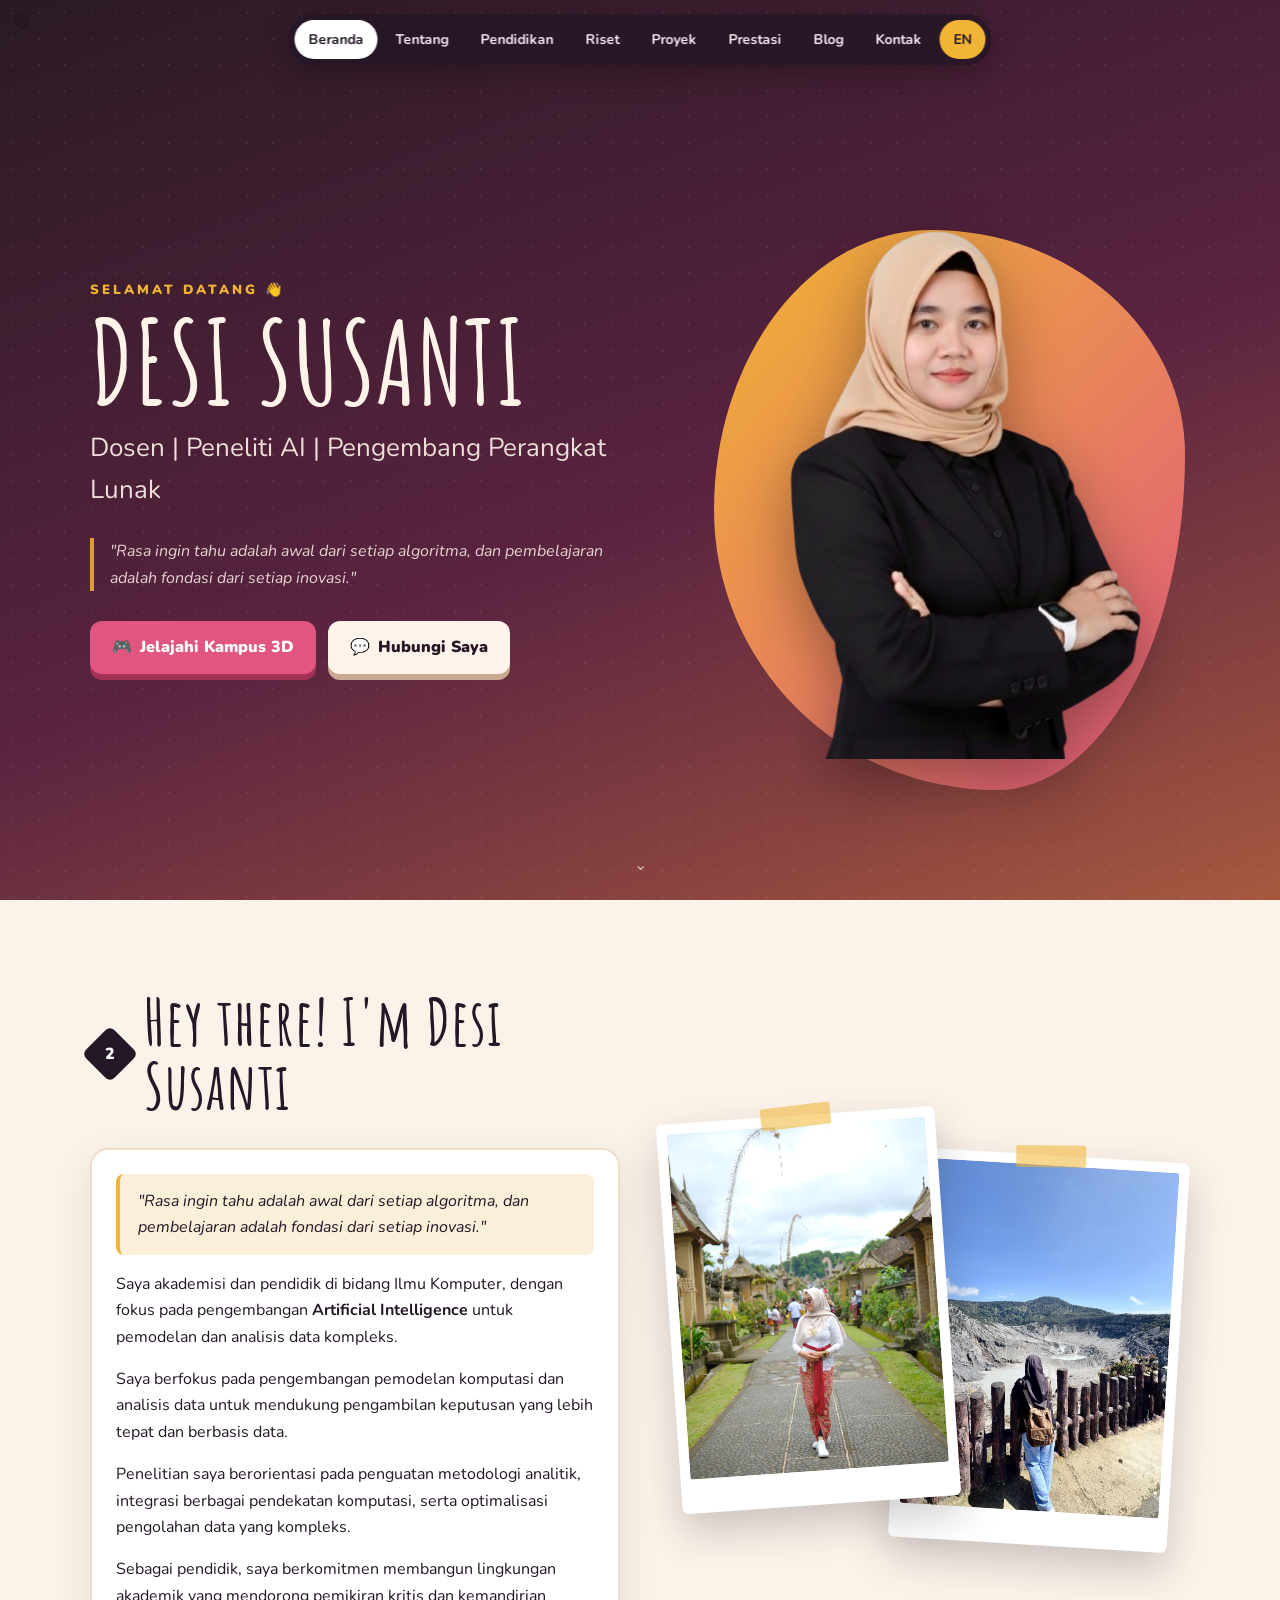
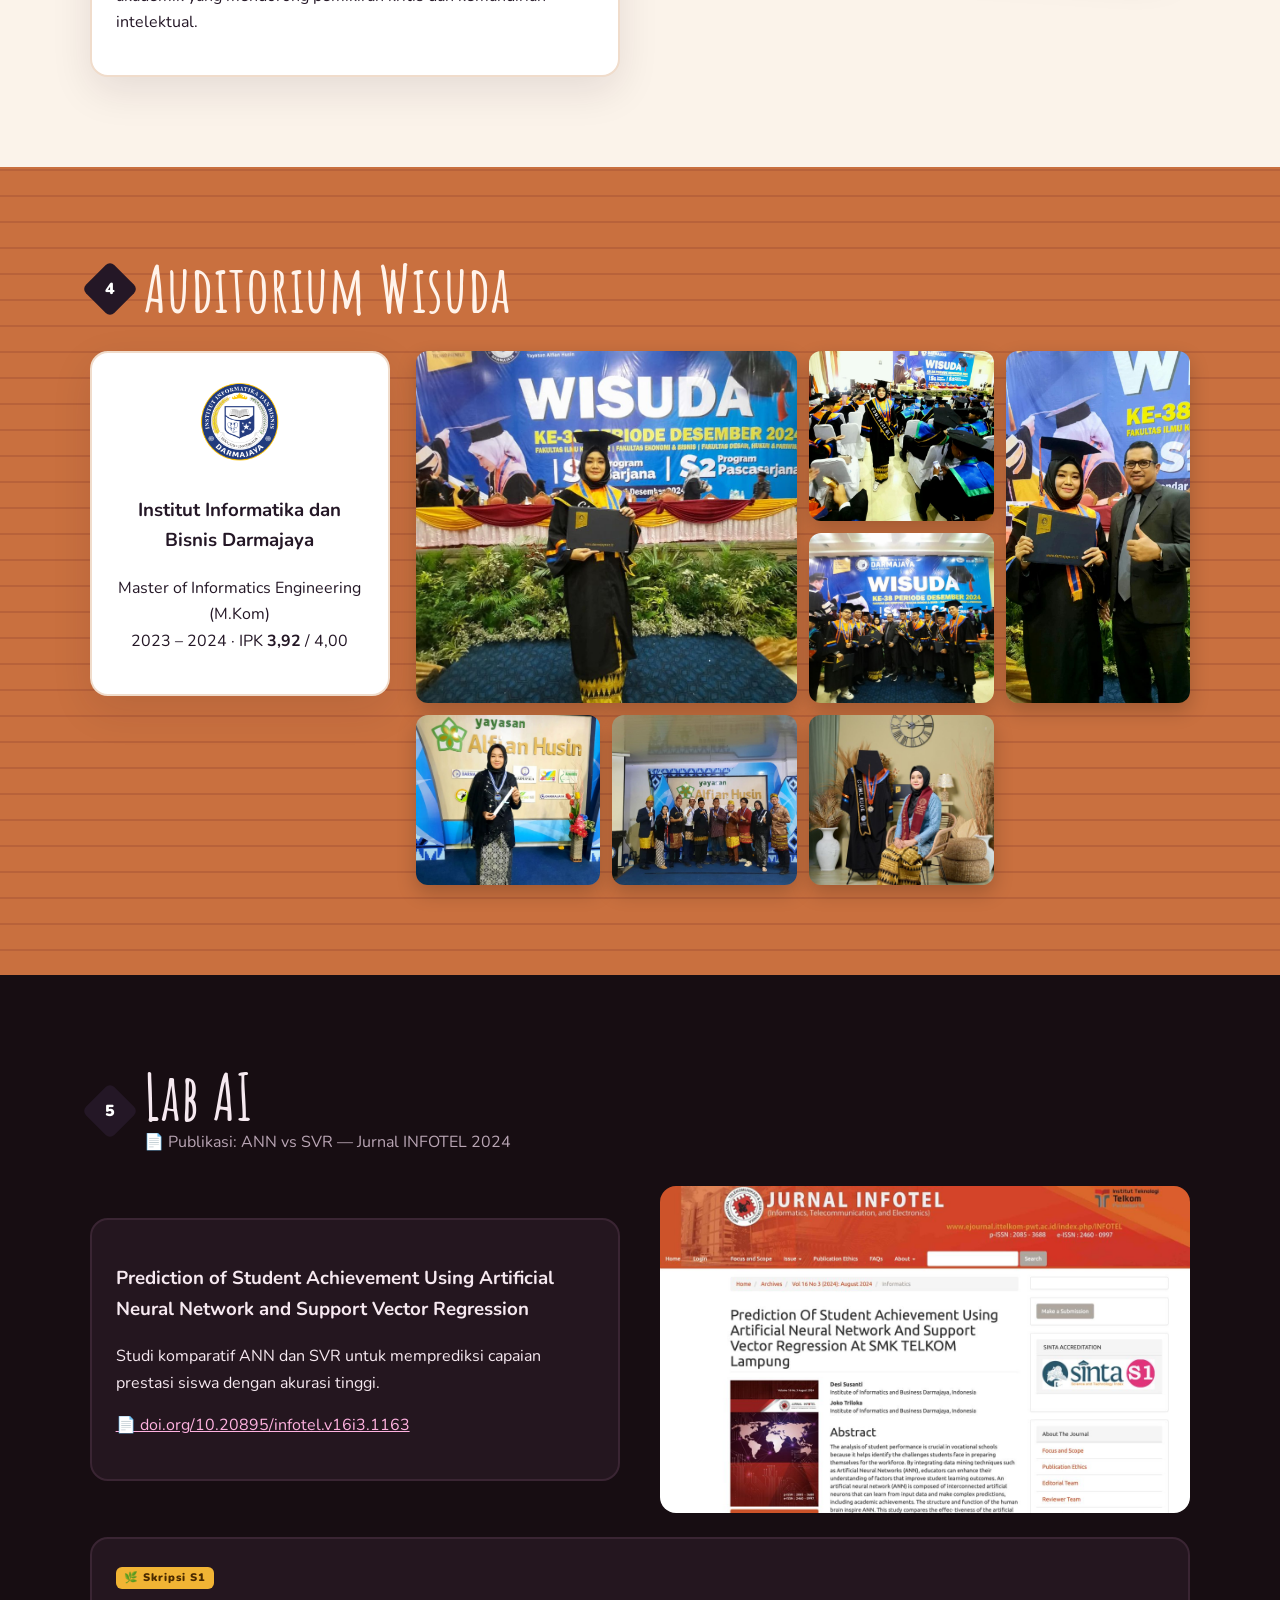
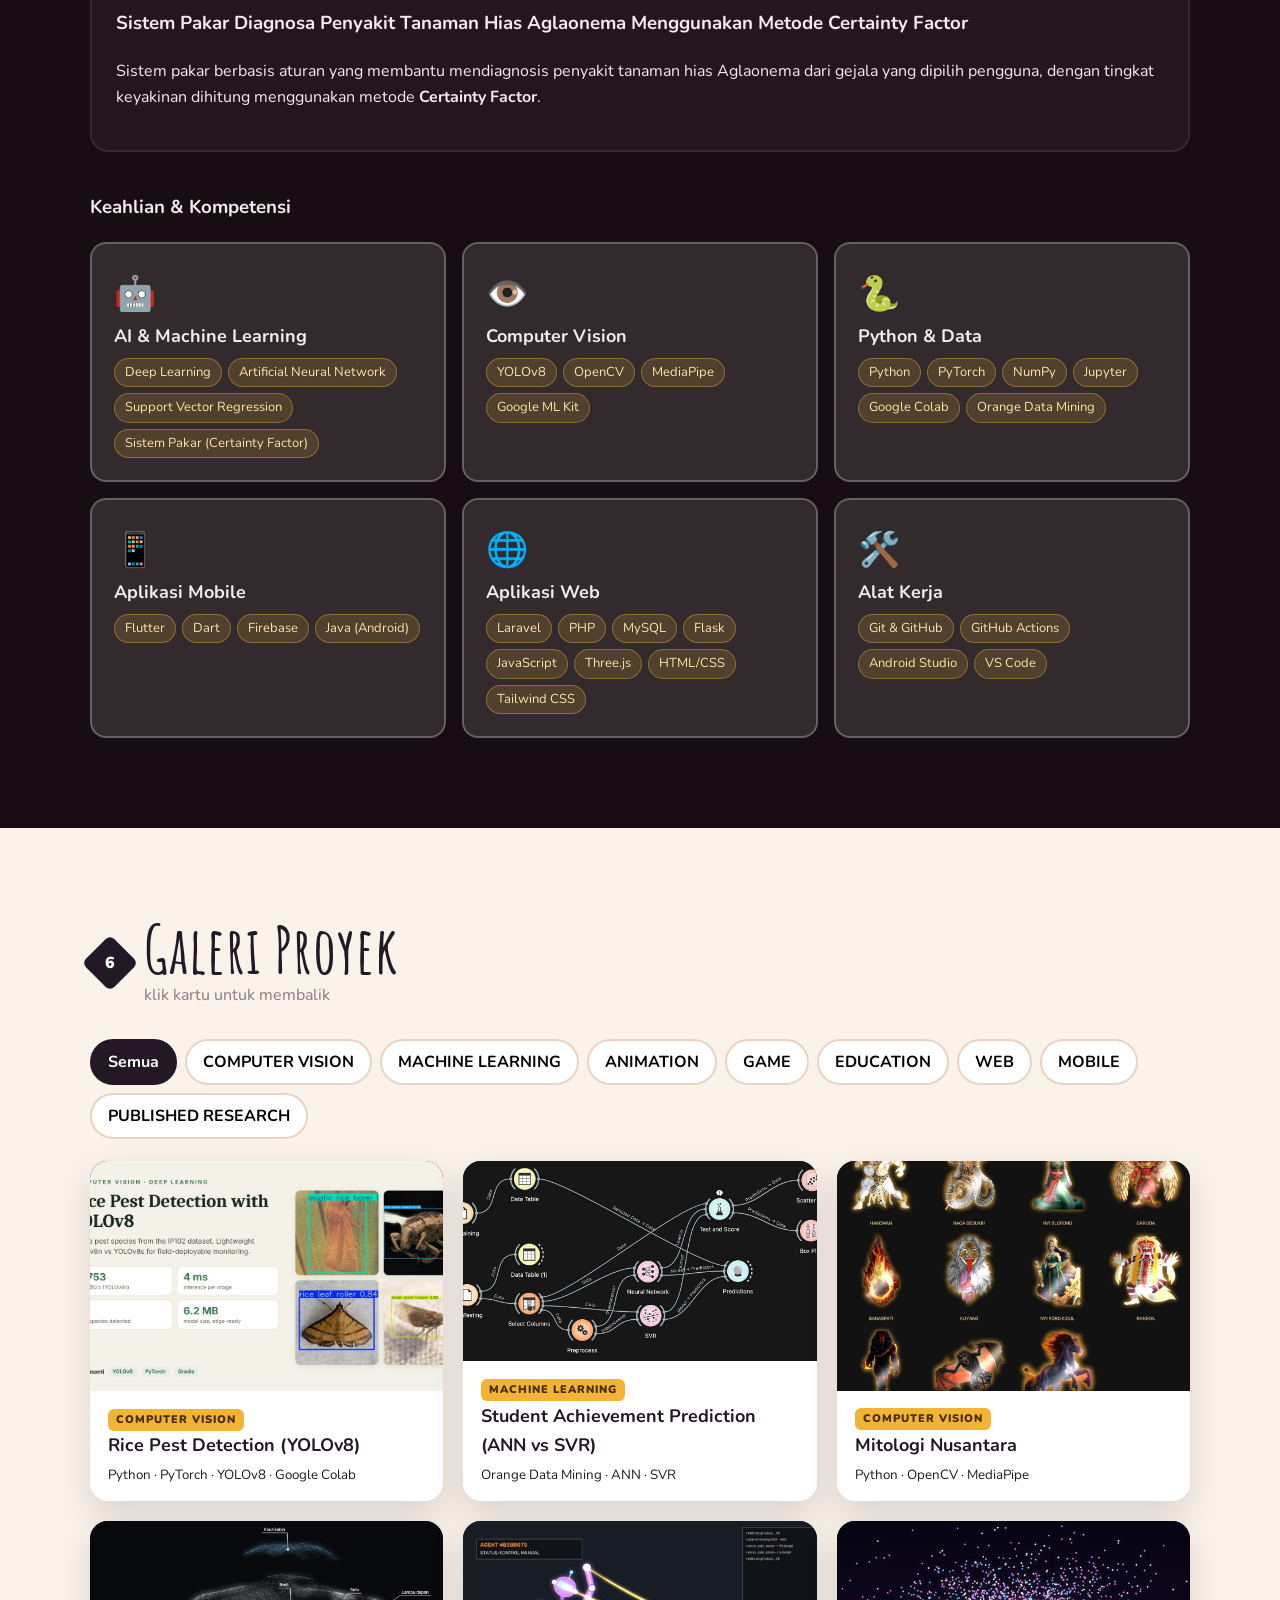
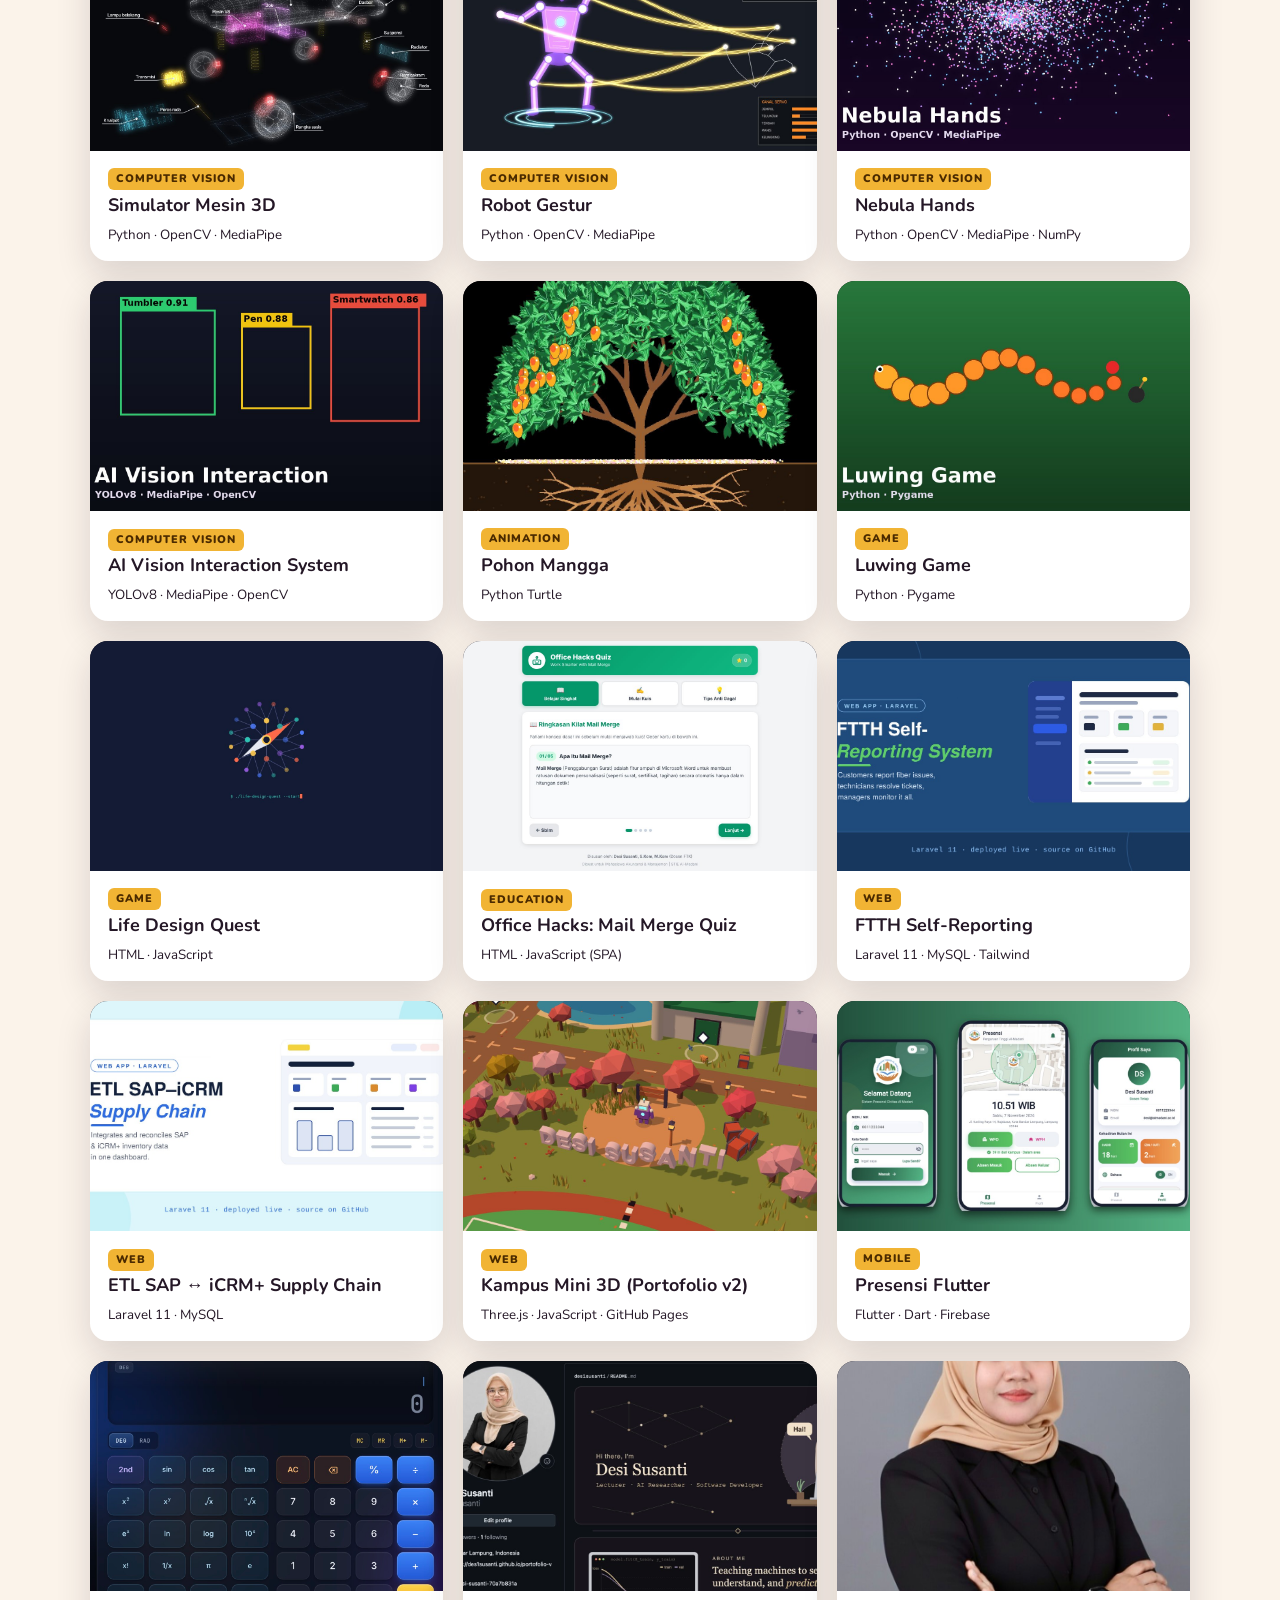
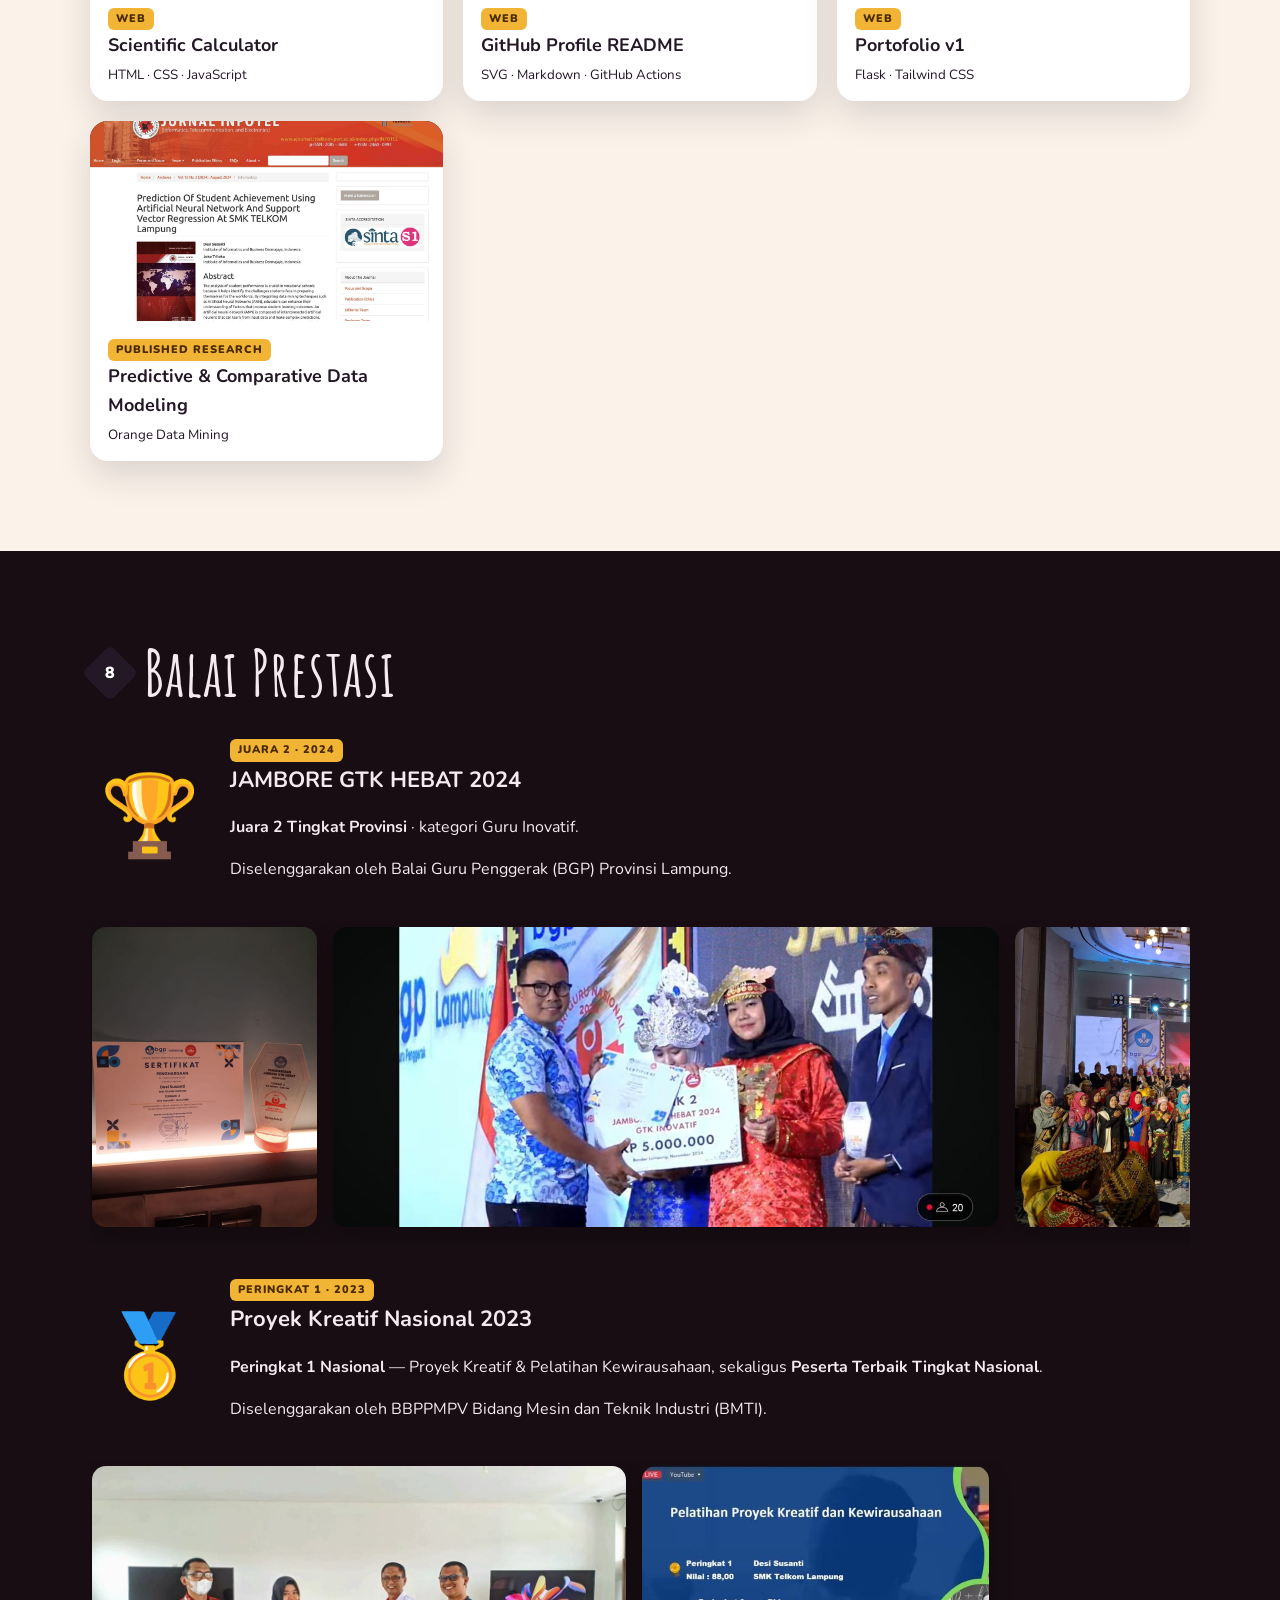
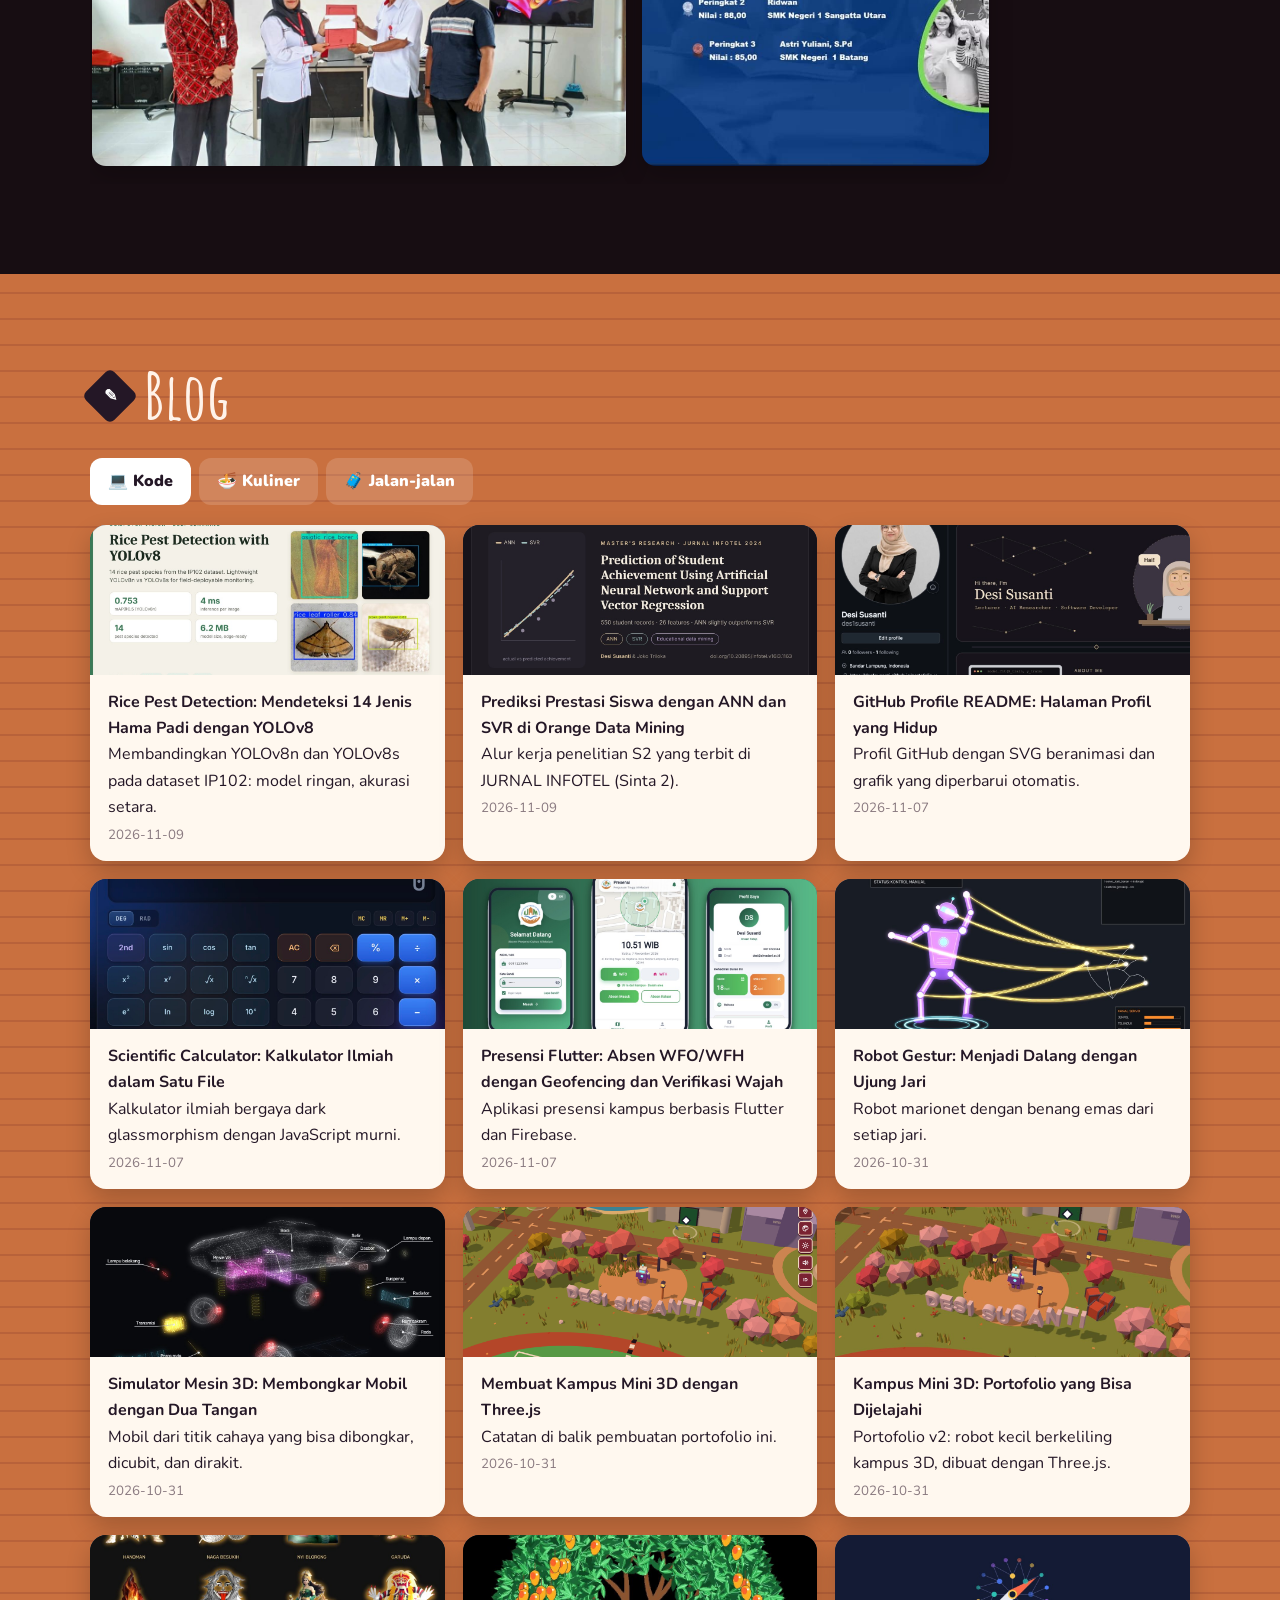
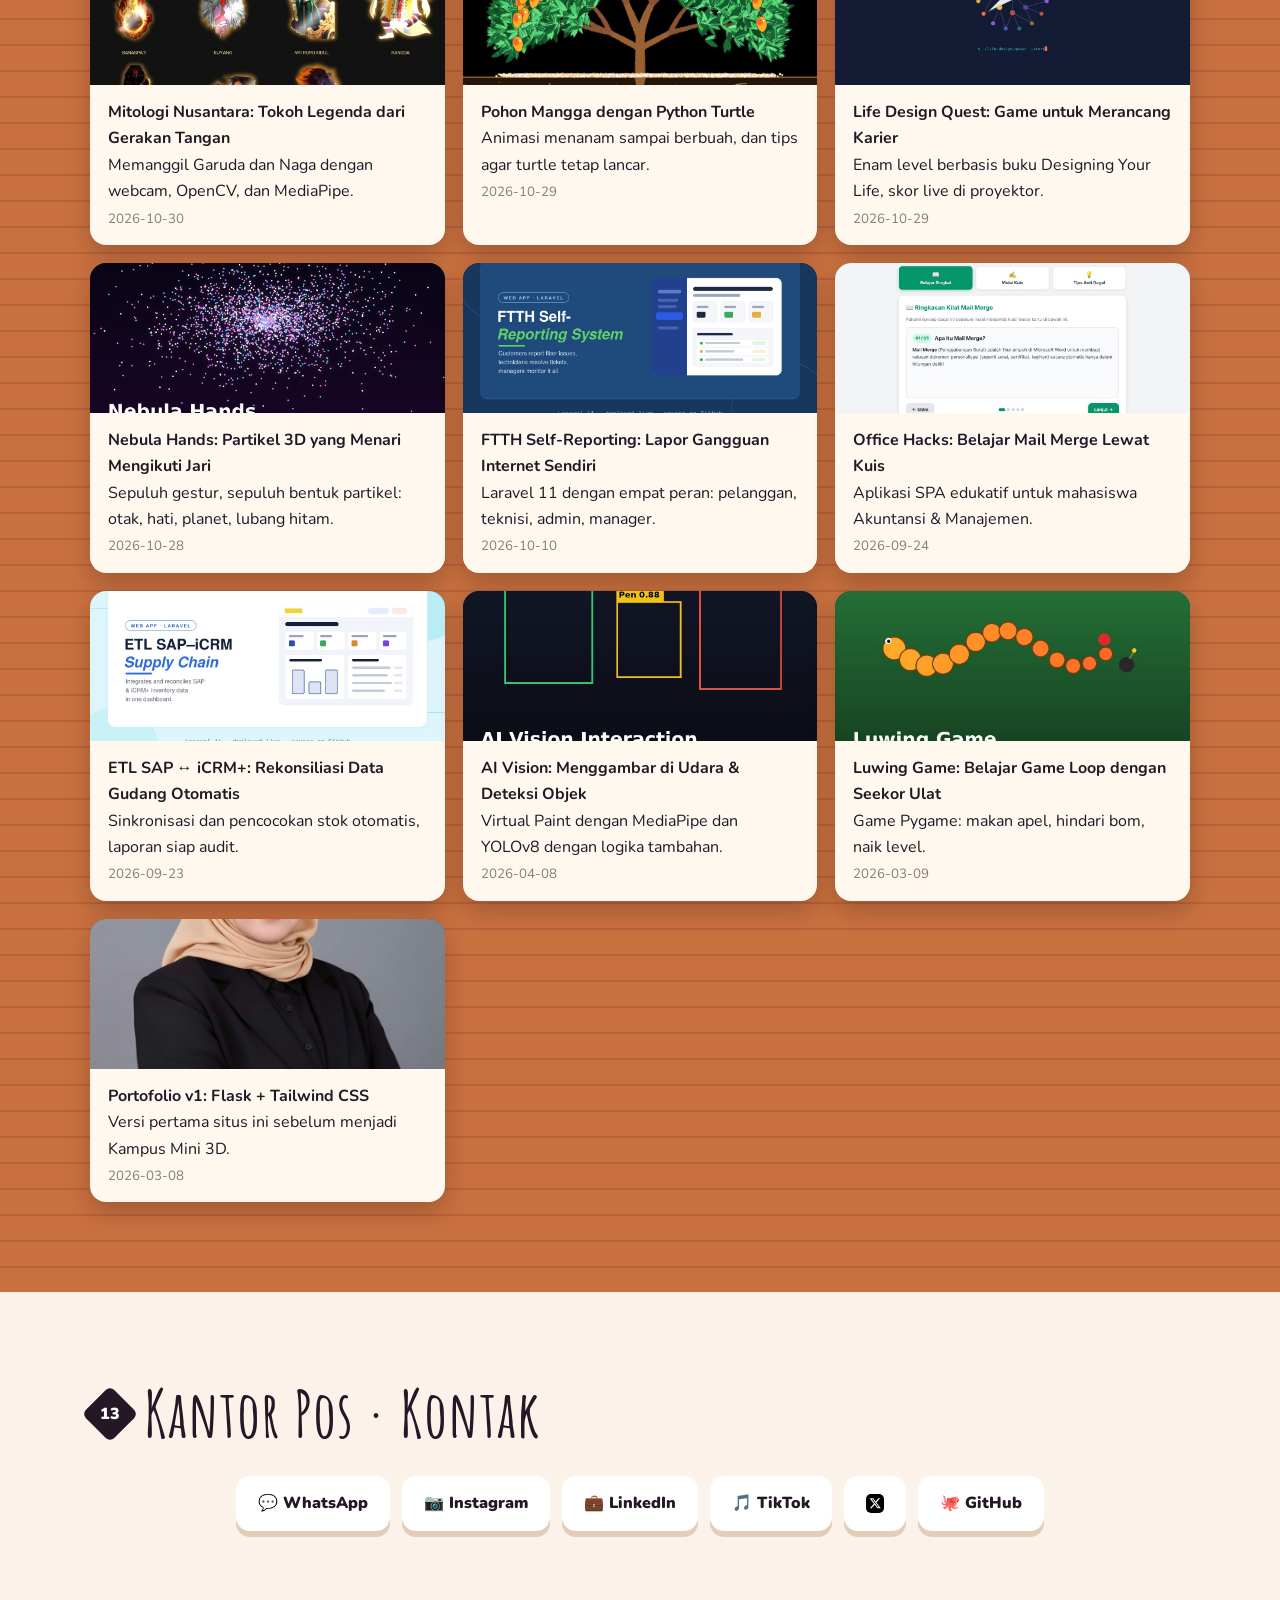
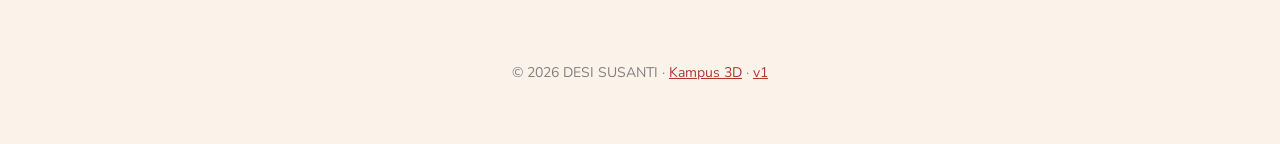
<file: classic.html>
<!doctype html>
<html lang="id">
<head>
  <meta charset="utf-8">
  <meta name="viewport" content="width=device-width, initial-scale=1">
  <title>Desi Susanti — Portofolio</title>
  <meta name="description" content="Portofolio Desi Susanti, M.Kom — Dosen | Peneliti AI | Pengembang Perangkat Lunak">
  <link href="https://fonts.googleapis.com/css2?family=Amatic+SC:wght@700&family=Nunito:wght@400;700;900&display=swap" rel="stylesheet">
  <style>
    :root { --ink: #241726; --cream: #fbf3ea; --wood: #c9703f; --wood2: #b8623a; --rose: #e0567f; --violet: #9b59d0; --gold: #f1b434; --night: #170d12; }
    * { box-sizing: border-box; }
    html { scroll-behavior: smooth; }
    body { margin: 0; font-family: Nunito, Arial, sans-serif; background: var(--cream); color: var(--ink); line-height: 1.65; overflow-x: hidden; }
    a { color: #b0392f; }
    .hand { font-family: "Amatic SC", cursive; letter-spacing: 1px; }

    /* ---------- navigasi ---------- */
    nav { position: fixed; top: 14px; left: 50%; transform: translateX(-50%); z-index: 20; display: flex; gap: 4px; padding: 6px;
      background: rgba(36, 23, 38, .82); backdrop-filter: blur(10px); border-radius: 40px; box-shadow: 0 8px 30px rgba(0,0,0,.25);
      max-width: calc(100vw - 24px); overflow-x: auto; scrollbar-width: none; }
    nav a { color: #f6e9f0; text-decoration: none; font-weight: 700; font-size: 14px; padding: 8px 14px; border-radius: 30px; white-space: nowrap; transition: .2s; }
    nav a:hover, nav a.on { background: #fff; color: var(--ink); }
    nav .lang { background: var(--gold); color: var(--ink); }

    /* ---------- hero ---------- */
    .hero { position: relative; min-height: 100vh; display: grid; grid-template-columns: 1.1fr .9fr; align-items: center; gap: 30px;
      padding: 110px 7vw 60px; overflow: hidden; background: linear-gradient(160deg, #2a1a24 0%, #5a2340 55%, #c9703f 120%); color: #fff3ea; }
    .hero::before { content: ""; position: absolute; inset: 0; background-image: radial-gradient(rgba(255,255,255,.12) 1.2px, transparent 1.2px);
      background-size: 26px 26px; opacity: .5; pointer-events: none; }
    .hero small { color: var(--gold); font-weight: 900; letter-spacing: 3px; }
    .hero h1 { font-size: clamp(56px, 9vw, 130px); margin: 6px 0 0; line-height: .9; }
    .hero h1 span { display: inline-block; animation: drop .8s cubic-bezier(.2,1.6,.4,1) both; }
    .hero .tag { font-size: clamp(18px, 2.2vw, 26px); margin: 14px 0 26px; opacity: .9; }
    .hero .quote { max-width: 560px; font-style: italic; opacity: .85; border-left: 4px solid var(--gold); padding-left: 16px; }
    .btns { display: flex; flex-wrap: wrap; gap: 12px; margin-top: 30px; }
    .btn { display: inline-flex; align-items: center; gap: 8px; padding: 13px 22px; border-radius: 12px; font-weight: 900; text-decoration: none;
      transition: transform .15s, box-shadow .15s; }
    .btn:hover { transform: translateY(-3px); }
    .btn.a { background: var(--rose); color: #fff; box-shadow: 0 6px 0 #a33256; }
    .btn.b { background: #fff3ea; color: var(--ink); box-shadow: 0 6px 0 #c9a990; }
    .photo { position: relative; justify-self: center; width: min(420px, 80vw); aspect-ratio: 427 / 585; }
    .photo .blob { position: absolute; inset: 8% -6% -4% -6%; border-radius: 46% 54% 40% 60% / 50% 40% 60% 50%;
      background: linear-gradient(135deg, var(--gold), var(--rose)); animation: morph 9s ease-in-out infinite; }
    .photo img { position: relative; width: 100%; height: 100%; object-fit: contain; filter: drop-shadow(0 20px 30px rgba(0,0,0,.35)); }
    /* galeri foto rapi (wisuda) */
    .grid { display: grid; grid-template-columns: repeat(4, 1fr); grid-auto-rows: 170px; gap: 12px; }
    .grid img { width: 100%; height: 100%; object-fit: cover; border-radius: 12px; cursor: zoom-in; box-shadow: 0 8px 20px rgba(0,0,0,.2); transition: transform .25s; }
    .grid img:hover { transform: scale(1.03); }
    .grid img.big { grid-column: span 2; grid-row: span 2; }
    .grid img.tall { grid-row: span 2; }
    .edu { display: grid; grid-template-columns: 300px 1fr; gap: 26px; align-items: start; }
    .edu .card { color: var(--ink); text-align: center; }
    .edu .card img { height: 90px; }
    @media (max-width: 860px) { .edu { grid-template-columns: 1fr; } .grid { grid-template-columns: repeat(2, 1fr); grid-auto-rows: 140px; } }
    /* alat pemilik */
    body:not(.owner) .own, body:not(.owner) .post .tools { display: none !important; }
    .ownbar.own { display: flex; }
    .ownbar { gap: 8px; flex-wrap: wrap; margin-top: 14px; }
    .ownbtn { border: 0; background: var(--gold); color: #3b2400; padding: 8px 14px; border-radius: 10px; font: inherit; font-weight: 900; cursor: pointer;
      display: inline-flex; align-items: center; gap: 6px; text-decoration: none; }
    .ownbtn.red { background: #ff8f8f; } .ownbtn.ghost { background: #f0dccb; }
    .photos { position: relative; }
    .ph { position: relative; flex: none; } .ph .ownbtn { position: absolute; top: 8px; right: 8px; padding: 4px 8px; font-size: 12px; }
    [contenteditable="true"] { outline: 3px dashed var(--gold); outline-offset: 6px; border-radius: 6px; }
    .post .tools { display: none; gap: 8px; padding: 0 18px 14px; }
    body.owner .post .tools { display: flex; }
    .qr { width: 220px; border-radius: 16px; margin: 0 auto 20px; display: block; box-shadow: 0 10px 30px rgba(0,0,0,.15); }
    .ownerlink { color: #b9a5b4; font-size: 12px; }
    .scroll { position: absolute; left: 50%; bottom: 22px; transform: translateX(-50%); opacity: .7; animation: float 2s infinite; }

    /* ---------- bagian ---------- */
    section.part { padding: 90px 7vw; position: relative; }
    .head { display: flex; align-items: center; gap: 14px; margin-bottom: 30px; }
    .no { display: inline-grid; place-items: center; width: 40px; height: 40px; background: var(--ink); color: #fff; transform: rotate(45deg);
      border-radius: 6px; font-weight: 900; flex: none; }
    .no span { transform: rotate(-45deg); }
    .head h2 { margin: 0; font-size: clamp(40px, 5vw, 64px); line-height: 1; }
    .head p { margin: 0; color: #8a7a80; }
    .reveal { opacity: 0; transform: translateY(40px); transition: opacity .8s, transform .8s cubic-bezier(.2,.8,.2,1); }
    .reveal.in { opacity: 1; transform: none; }
    .dark { background: var(--night); color: #f6e9f0; }
    .dark .head p { color: #b9a5b4; }
    .dark a { color: #ffb2e0; }
    .wood { background: repeating-linear-gradient(0deg, var(--wood) 0 24px, var(--wood2) 24px 26px); color: #fff3ea; }

    .split { display: grid; grid-template-columns: 1fr 1fr; gap: 40px; align-items: center; }
    .card { background: #fff; border-radius: 18px; padding: 24px; box-shadow: 0 14px 40px rgba(36,23,38,.1); border: 2px solid #f0dccb; }
    .dark .card { background: #24161f; border-color: #3a2533; box-shadow: none; }
    blockquote { margin: 0 0 14px; padding: 14px 18px; border-left: 4px solid var(--gold); background: #fbefd9; border-radius: 8px; font-style: italic; }
    .dark blockquote { background: rgba(255,255,255,.06); }

    /* galeri geser */
    .strip { display: flex; gap: 16px; overflow-x: auto; scroll-snap-type: x mandatory; padding: 6px 2px 18px; scrollbar-width: thin; }
    .strip img { height: 300px; border-radius: 14px; scroll-snap-align: center; cursor: zoom-in; transition: transform .25s; box-shadow: 0 10px 24px rgba(0,0,0,.2); }
    .strip img:hover { transform: scale(1.03) rotate(-1deg); }

    /* keahlian */
    .skills { display: grid; grid-template-columns: repeat(auto-fill, minmax(300px, 1fr)); gap: 16px; }
    .skill { padding: 22px; border-radius: 16px; background: rgba(255,255,255,.12); border: 2px solid rgba(255,255,255,.25); transition: transform .2s; }
    .skill:hover { transform: translateY(-6px) rotate(-1deg); }
    .skill b { display: block; font-size: 18px; margin-bottom: 6px; } .skill .e { font-size: 34px; }
    .skill .tags { display: flex; flex-wrap: wrap; gap: 6px; margin-top: 4px; }
    .skill .tags span { font-size: 13px; padding: 3px 10px; border-radius: 20px; background: rgba(241,180,52,.16); border: 1px solid rgba(241,180,52,.4); color: #ffe2a8; }
    /* foto Tentang: dua foto bergaya polaroid */
    .duo { display: grid; grid-template-columns: 1fr 1fr; gap: 0; align-items: center; padding: 20px 10px 40px; }
    .duo .ph { background: #fff; padding: 10px 10px 34px; border-radius: 6px; box-shadow: 0 18px 40px rgba(36,23,38,.22); transition: transform .35s; }
    .duo .ph img { cursor: zoom-in; display: block; width: 100%; aspect-ratio: 3 / 4; object-fit: cover; border-radius: 3px; }
    .duo .ph:nth-child(odd) { transform: rotate(-4deg) translateY(-14px); z-index: 2; margin-right: -24px; }
    .duo .ph:nth-child(even) { transform: rotate(3.5deg) translateY(26px); z-index: 1; margin-left: -24px; }
    .duo .ph:hover { transform: rotate(0) translateY(-6px) scale(1.03); z-index: 3; }
    .duo .ph::after { content: ""; position: absolute; top: -10px; left: 50%; width: 70px; height: 22px; transform: translateX(-50%) rotate(-3deg);
      background: rgba(241,180,52,.55); border-radius: 2px; }
    @media (max-width: 860px) { .duo { padding: 10px 6px 34px; } }

    /* proyek: kartu balik */
    .filters { display: flex; flex-wrap: wrap; gap: 8px; margin-bottom: 22px; }
    .filters button { border: 2px solid #e9d4c3; background: #fff; padding: 8px 16px; border-radius: 30px; font: inherit; font-weight: 700; cursor: pointer; }
    .filters button.on { background: var(--ink); color: #fff; border-color: var(--ink); }
    .projects { display: grid; grid-template-columns: repeat(auto-fill, minmax(270px, 1fr)); gap: 20px; }
    .flip { perspective: 1200px; height: 340px; cursor: pointer; }
    .flip-in { position: relative; width: 100%; height: 100%; transition: transform .7s cubic-bezier(.3,1.3,.5,1); transform-style: preserve-3d; }
    .flip.on .flip-in { transform: rotateY(180deg); }
    .face { position: absolute; inset: 0; backface-visibility: hidden; border-radius: 18px; overflow: hidden; display: flex; flex-direction: column;
      box-shadow: 0 14px 34px rgba(36,23,38,.15); background: #fff; }
    .face.back { transform: rotateY(180deg); background: var(--ink); color: #f6e9f0; padding: 22px; }
    .face .pic { flex: 1; background: #170d12 center / cover no-repeat; display: grid; place-items: center; font-size: 80px; }
    .face .cap { padding: 14px 18px; }
    .face .cap b { display: block; font-size: 18px; }
    .chip { display: inline-block; font-size: 11px; font-weight: 900; letter-spacing: 1px; background: var(--gold); color: #4a2a00; padding: 2px 8px; border-radius: 6px; }
    .face.back p { font-size: 14.5px; flex: 1; overflow: auto; }
    .face.back a { display: inline-block; margin-top: 8px; background: var(--violet); color: #fff; padding: 8px 14px; border-radius: 10px; text-decoration: none; font-weight: 700; }

    /* prestasi */
    .trophy { display: grid; grid-template-columns: 120px 1fr; gap: 20px; align-items: center; margin-bottom: 22px; }
    .trophy .cup { font-size: 80px; text-align: center; animation: float 3s ease-in-out infinite; }
    .trophy h3 { margin: 0; font-size: 22px; }

    /* blog */
    .tabs { display: flex; gap: 8px; margin-bottom: 20px; flex-wrap: wrap; }
    .tabs button { border: 0; padding: 10px 18px; border-radius: 12px; font: inherit; font-weight: 900; cursor: pointer; background: rgba(255,255,255,.15); color: #fff; }
    .tabs button.on { background: #fff; color: var(--ink); }
    .posts { display: grid; grid-template-columns: repeat(auto-fill, minmax(280px, 1fr)); gap: 18px; }
    .post { background: #fff8ef; color: var(--ink); border-radius: 16px; overflow: hidden; cursor: pointer; transition: transform .2s; box-shadow: 0 10px 24px rgba(0,0,0,.2); }
    .post:hover { transform: translateY(-5px); }
    .post .cv { height: 150px; background: #2a1a24 center / cover no-repeat; display: grid; place-items: center; font-size: 60px; }
    .post .tx { padding: 14px 18px; } .post small { color: #8a7a80; }
    .write { display: inline-block; margin-top: 22px; color: #fff; font-weight: 900; }

    /* kontak */
    .links { display: flex; flex-wrap: wrap; gap: 12px; justify-content: center; }
    .links a { display: flex; align-items: center; gap: 10px; padding: 14px 22px; background: #fff; border-radius: 14px; text-decoration: none; color: var(--ink);
      font-weight: 900; box-shadow: 0 6px 0 #e3cdb9; transition: transform .15s; }
    .links a:hover { transform: translateY(-4px) rotate(-1deg); }
    footer { text-align: center; padding: 40px 20px 60px; color: #8a7a80; font-size: 14px; }

    /* jendela baca & foto */
    .modal { position: fixed; inset: 0; z-index: 50; background: rgba(23,13,18,.8); display: none; place-items: center; padding: 20px; }
    .modal.show { display: grid; animation: fadein .25s; }
    .modal .box { background: var(--night); color: #f6e9f0; max-width: 760px; width: 100%; max-height: 88vh; overflow: auto; border-radius: 18px; padding: 30px;
      border: 6px solid #6d3a24; line-height: 1.7; }
    .modal .box h1, .modal .box h2 { font-family: "Amatic SC", cursive; color: #ffd6a8; font-size: 44px; line-height: 1; }
    .modal .box img { max-width: 100%; border-radius: 10px; }
    .modal .box code, .modal .box pre { background: #2c2030; color: #ffd6f0; border-radius: 6px; } .modal .box code { padding: 1px 5px; } .modal .box pre { padding: 12px; overflow: auto; }
    .modal .box table { border-collapse: collapse; } .modal .box td, .modal .box th { border: 1px solid #555; padding: 4px 8px; }
    .modal .box a { color: #ffb2e0; }
    .modal > img { max-width: 92vw; max-height: 88vh; border-radius: 12px; }
    .x { position: fixed; top: 18px; right: 22px; width: 46px; height: 46px; border-radius: 50%; border: 0; font-size: 26px; cursor: pointer; background: #fff3ea; }

    @keyframes drop { from { transform: translateY(-80px) rotate(-12deg); opacity: 0; } }
    @keyframes float { 50% { transform: translateY(-10px); } }
    @keyframes morph { 50% { border-radius: 58% 42% 55% 45% / 42% 58% 42% 58%; transform: rotate(6deg); } }
    @keyframes fadein { from { opacity: 0; } }
    @media (max-width: 860px) {
      .hero, .split { grid-template-columns: 1fr; }
      .hero { text-align: center; } .hero .quote { margin: 0 auto; } .btns { justify-content: center; }
      .strip img { height: 220px; }
      .trophy { grid-template-columns: 1fr; text-align: center; }
    }
    .ico-x { width: 1.15em; height: 1.15em; vertical-align: -0.2em; background: #000; color: #fff; border-radius: 5px; padding: 3px; box-sizing: border-box; }
  </style>
</head>
<body>
  <nav id="nav"></nav>
  <header class="hero" id="beranda">
    <div>
      <small data-t="welcome">SELAMAT DATANG 👋</small>
      <h1 class="hand" id="hname"></h1>
      <div class="tag" id="tagline"></div>
      <div class="quote" id="quote"></div>
      <div class="btns">
        <a class="btn a" href="index.html">🎮 <span data-t="play">Jelajahi Kampus 3D</span></a>
        <a class="btn b" href="#kontak">💬 <span data-t="contact">Hubungi Saya</span></a>
      </div>
    </div>
    <div class="photo"><div class="blob"></div><img id="hphoto" alt="Desi Susanti">
</div>
    <div class="scroll">⌄</div>
  </header>
  <main id="main"></main>
  <footer>© 2026 DESI SUSANTI · <a href="index.html">Kampus 3D</a> · <a href="https://des1susanti.pythonanywhere.com" target="_blank">v1</a></footer>
  <input type="file" accept="image/*" id="filepick" hidden>
  <div class="ok" id="toast" style="position:fixed;left:50%;bottom:24px;transform:translateX(-50%);background:#241726;color:#fff;padding:10px 18px;border-radius:30px;z-index:60;display:none"></div>
  <div class="modal" id="modal"><button class="x" id="mx">×</button><div class="box" id="mbox"></div></div>
  <div class="modal" id="lightbox"><button class="x">×</button><img id="lbimg" alt=""></div>

  <script type="module">
    import { LOCATIONS, PROFILE, PROJECTS, SKILLS } from './js/content.js';
    import { md } from './js/markdown.js';
    import * as admin from './js/admin.js';
    admin.injectOwnerCSS(); admin.applyOwnerClass();
    const toast = (m, ms = 3000) => { const el = document.getElementById('toast'); el.textContent = m; el.style.display = 'block'; clearTimeout(toast.t); toast.t = setTimeout(() => (el.style.display = 'none'), ms); };
    admin.mountGear(async () => { admin.applyOwnerClass(); edits = await admin.loadEdits(true); posts = await admin.loadPosts(); render(); });
    let lang = 'id';
    try { lang = JSON.parse(localStorage.getItem('kampus-lang2')) || 'id'; } catch (e) {}
    const t = (o) => (o == null ? '' : typeof o === 'string' ? o : o[lang] ?? o.id);
    const L = Object.fromEntries(LOCATIONS.map((l) => [l.key, l]));
    const W = {
      welcome: { id: 'SELAMAT DATANG 👋', en: 'WELCOME 👋' }, play: { id: 'Jelajahi Kampus 3D', en: 'Explore the 3D Campus' },
      contact: { id: 'Hubungi Saya', en: 'Contact Me' }, all: { id: 'Semua', en: 'All' }, flip: { id: 'klik kartu untuk membalik', en: 'click a card to flip it' },
      write: { id: '✍️ Tulis blog', en: '✍️ Write a post' }, read: { id: 'Baca', en: 'Read' },
      nav: [['beranda', 'Beranda', 'Home'], ['tentang', 'Tentang', 'About'], ['pendidikan', 'Pendidikan', 'Education'], ['riset', 'Riset', 'Research'],
        ['proyek', 'Proyek', 'Projects'], ['prestasi', 'Prestasi', 'Awards'], ['blog', 'Blog', 'Blog'], ['kontak', 'Kontak', 'Contact']],
    };
    let posts = await admin.loadPosts();
    let edits = await admin.loadEdits();
    // teks yang sudah diubah pemilik (data/edits.json), sama dengan yang dipakai Kampus 3D
    const E = (key, i, field, fallback) => { const e = edits[`${key}:${i}`] && edits[`${key}:${i}`][lang]; return e && e[field] != null ? e[field] : fallback; };
    const ABOUT_PHOTOS = ['img/v1/about-main.jpg', 'img/v1/utama.jpg'];
    let localImgs = {};
    const src = (p) => localImgs[p] || p;
    let blogCat = 'kode', projFilter = 'ALL';

    const head = (no, title, sub) => `<div class="head"><div class="no"><span>${no}</span></div><div><h2 class="hand">${title}</h2>${sub ? `<p>${sub}</p>` : ''}</div></div>`;
    const strip = (imgs) => `<div class="strip">${imgs.map((s) => `<img src="${s}" loading="lazy" alt="">`).join('')}</div>`;

    function render() {
      document.documentElement.lang = lang;
      document.querySelectorAll('[data-t]').forEach((el) => (el.textContent = t(W[el.dataset.t])));
      let k = 0;
      document.getElementById('hname').innerHTML = PROFILE.name.split(' ').map((w) => `<span style="white-space:nowrap">` +
        w.split('').map((c) => `<span style="animation-delay:${(k++) * 0.05}s">${c}</span>`).join('') + '</span>').join(' ');
      document.getElementById('tagline').textContent = t(PROFILE.tagline);
      document.getElementById('quote').textContent = '"' + t(PROFILE.quote) + '"';
      document.getElementById('hphoto').src = PROFILE.photo;
      document.getElementById('nav').innerHTML = W.nav.map(([id, a, b]) => `<a href="#${id}">${lang === 'id' ? a : b}</a>`).join('') +
        `<a href="#" class="lang" id="lang">${lang === 'id' ? 'EN' : 'ID'}</a>`;
      document.getElementById('lang').onclick = (e) => { e.preventDefault(); lang = lang === 'id' ? 'en' : 'id'; try { localStorage.setItem('kampus-lang2', JSON.stringify(lang)); } catch (er) {} render(); };

      const ber = L.beranda.slides, aud = L.auditorium.slides, lab = L.lab.slides, pre = L.prestasi.slides;
      const cats = ['ALL', ...new Set(PROJECTS.map((p) => p.tag))];
      document.getElementById('main').innerHTML = `
      <section class="part" id="tentang"><div class="split reveal">
        <div>${head(2, `<span id="ab-title">${E('beranda', 0, 'title', t(ber[0].title))}</span>`)}
          <div class="card"><div id="ab-t0">${E('beranda', 0, 'text', t(ber[0].text))}</div><div id="ab-t1">${E('beranda', 1, 'text', t(ber[1].text))}</div></div>
          <div class="own ownbar"><button class="ownbtn" id="ab-edit">✎ Edit kata-kata</button><button class="ownbtn" id="ab-save" style="display:none">💾 Simpan</button>
            <button class="ownbtn ghost" id="ab-cancel" style="display:none">Batal</button></div></div>
        <div class="photos"><div class="duo">${(edits['about-photos'] || ABOUT_PHOTOS).map((p, i) => `<div class="ph"><img src="${src(p)}" loading="lazy" alt="">
          <button class="ownbtn own" data-rep="${i}">📷 Ganti</button></div>`).join('')}</div>
          <div class="own ownbar"><button class="ownbtn" id="ab-add">＋ Tambah foto</button><button class="ownbtn red" id="ab-del">🗑 Hapus foto terakhir</button></div></div></div></section>

      <section class="part wood" id="pendidikan"><div class="reveal">${head(4, t(L.auditorium.title))}
        <div class="edu"><div class="card"><img src="img/v1/logo.png" alt="">${E('auditorium', 0, 'text', t(aud[0].text))}</div>
        <div class="grid">${aud.filter((s) => s.photo).map((s, i) => `<img src="${s.img}" loading="lazy" alt="" class="${['big', '', 'tall', '', '', '', ''][i] || ''}">`).join('')}</div></div></div></section>

      <section class="part dark" id="riset"><div class="reveal">${head(5, t(L.lab.title), t(L.lab.notes)[0])}
        <div class="split"><div class="card">${E('lab', 0, 'text', t(lab[0].text))}<p><a href="${lab[0].link.url}" target="_blank">📄 ${lab[0].link.label}</a></p></div>
        <img src="img/v1/research_thumb.jpg" alt="" style="width:100%;border-radius:16px"></div>
        ${lab.map((s, i) => [s, i]).filter(([s]) => s.badge === 'SKRIPSI').map(([s, i]) => `<div class="card" style="margin-top:24px"><span class="chip">🌿 ${t(s.title)}</span>${E('lab', i, 'text', t(s.text))}</div>`).join('')}
        <h3 style="margin-top:40px">${lang === 'id' ? 'Keahlian & Kompetensi' : 'Skills'}</h3>
        <div class="skills">${SKILLS.map((g) => `<div class="skill"><div class="e">${g.e}</div><b>${t(g.k)}</b><div class="tags">${g.items.map((x) => `<span>${x}</span>`).join('')}</div></div>`).join('')}</div></div></section>

      <section class="part" id="proyek"><div class="reveal">${head(6, t(L.galeri.title), t(W.flip))}
        <div class="filters">${cats.map((c) => `<button data-f="${c}" class="${c === projFilter ? 'on' : ''}">${c === 'ALL' ? t(W.all) : c}</button>`).join('')}</div>
        <div class="projects">${PROJECTS.filter((p) => projFilter === 'ALL' || p.tag === projFilter).map((p) => `
          <div class="flip"><div class="flip-in">
            <div class="face"><div class="pic" style="${p.img ? `background-image:url('${p.img}')` : ''}">${p.img ? '' : p.icon || '📁'}</div>
              <div class="cap"><span class="chip">${p.tag}</span><b>${p.name}</b><small>${p.with}</small></div></div>
            <div class="face back"><b>${p.name}</b><p>${t(p.desc)}</p>${p.url ? `<a href="${p.url}" target="_blank" onclick="event.stopPropagation()">GitHub / Link ↗</a>` : ''}</div>
          </div></div>`).join('')}</div></div></section>

      <section class="part dark" id="prestasi"><div class="reveal">${head(8, t(L.prestasi.title))}
        <div class="trophy"><div class="cup">🏆</div><div><span class="chip">JUARA 2 · 2024</span><h3>${E('prestasi', 0, 'title', t(pre[0].title))}</h3>${E('prestasi', 0, 'text', t(pre[0].text))}</div></div>
        ${strip(pre.filter((s) => s.img && s.img.includes('jambore')).map((s) => s.img))}
        <div class="trophy" style="margin-top:30px"><div class="cup" style="animation-delay:-1.5s">🥇</div><div><span class="chip">PERINGKAT 1 · 2023</span><h3>${E('prestasi', pre.length - 2, 'title', t(pre[pre.length - 2].title))}</h3>${E('prestasi', pre.length - 2, 'text', t(pre[pre.length - 2].text))}</div></div>
        ${strip(['img/v1/bbp2.jpg', 'img/v1/bbp1.jpg'])}</div></section>

      <section class="part wood" id="blog"><div class="reveal">${head('✎', 'Blog', '')}
        <div class="tabs">${[['kode', '💻 Kode', '💻 Code'], ['kuliner', '🍜 Kuliner', '🍜 Food'], ['jalan-jalan', '🧳 Jalan-jalan', '🧳 Travel']]
          .map(([c, a, b]) => `<button data-c="${c}" class="${c === blogCat ? 'on' : ''}">${lang === 'id' ? a : b}</button>`).join('')}</div>
        <div class="posts">${(posts.filter((p) => p.cat === blogCat).map((p, i) => `<div class="post" data-p="${posts.indexOf(p)}">
          <div class="cv" style="${p.cover ? `background-image:url('${p.cover}')` : ''}">${p.cover ? '' : { kode: '💻', kuliner: '🍜', 'jalan-jalan': '🧳' }[p.cat]}</div>
          <div class="tx"><b>${t(p.title)}</b><br>${t(p.summary || '')}<br><small>${p.date}${p.draft ? ' · draf' : ''}</small></div>
          <div class="tools"><a class="ownbtn" href="tulis.html?edit=${encodeURIComponent(p.file)}" data-stop>✎ Edit</a><button class="ownbtn red" data-del="${posts.indexOf(p)}">🗑 Hapus</button></div></div>`).join('')) || '<p>—</p>'}</div>
        <a class="write own" href="tulis.html?cat=${blogCat}">${t(W.write)} →</a></div></section>

      <section class="part" id="kontak" style="text-align:center"><div class="reveal">${head(13, t(L.pos.title))}
        <div class="links">${PROFILE.links.map((l) => `<a href="${l.url}" target="_blank" rel="noopener" title="${l.label}" aria-label="${l.label}">${l.icon}${l.iconOnly ? '' : ' ' + l.label}</a>`).join('')}</div></div></section>`;

      // perilaku
      document.querySelectorAll('.flip').forEach((f) => (f.onclick = () => f.classList.toggle('on')));
      document.querySelectorAll('[data-f]').forEach((b) => (b.onclick = () => { projFilter = b.dataset.f; render(); location.hash = 'proyek'; }));
      document.querySelectorAll('[data-c]').forEach((b) => (b.onclick = () => { blogCat = b.dataset.c; render(); document.getElementById('blog').scrollIntoView(); }));
      document.querySelectorAll('.post').forEach((el) => (el.onclick = async (e) => {
        if (e.target.closest('[data-stop]')) return;
        const del = e.target.closest('[data-del]');
        if (del) {
          const p = posts[+del.dataset.del];
          if (!confirm(`Hapus tulisan "${t(p.title)}"?`)) return;
          try { await admin.removePost(p.file); posts = posts.filter((x) => x !== p); render(); toast('Tulisan dihapus ✓ — situs diperbarui ±1 menit'); }
          catch (er) { toast(er.message, 5000); }
          return;
        }
        const p = posts[+el.dataset.p];
        const f = typeof p.file === 'string' ? p.file : p.file[lang] || p.file.id;
        const md_ = (await admin.readText('posts/' + f)) || '';
        document.getElementById('mbox').innerHTML = `<p style="opacity:.7">${p.date}</p>` + md(md_);
        document.getElementById('modal').classList.add('show');
      }));
      bindOwnerAbout();
      document.querySelectorAll('.strip img, .grid img, .duo img').forEach((im) => (im.onclick = () => {
        document.getElementById('lbimg').src = im.src; document.getElementById('lightbox').classList.add('show');
      }));
      const io = new IntersectionObserver((es) => es.forEach((e) => e.isIntersecting && e.target.classList.add('in')), { threshold: 0, rootMargin: '0px 0px -12% 0px' });
      document.querySelectorAll('.reveal').forEach((el) => io.observe(el));
    }
    // ---------- pemilik: edit kata-kata & foto di bagian Tentang
    function pickImage() {
      return new Promise((ok) => { const f = document.getElementById('filepick'); f.value = ''; f.onchange = () => ok(f.files[0]); f.click(); });
    }
    async function savePhotos(list, msg) {
      try { edits = await admin.saveEdit('about-photos', list, msg); toast('Foto tersimpan ✓ — situs diperbarui ±1 menit'); render(); }
      catch (e) { toast(e.message, 5000); }
    }
    function bindOwnerAbout() {
      if (!admin.isOwner()) return;
      const ids = ['ab-title', 'ab-t0', 'ab-t1'];
      const eb = document.getElementById('ab-edit'), sb = document.getElementById('ab-save'), cb = document.getElementById('ab-cancel');
      eb.onclick = () => { ids.forEach((i) => (document.getElementById(i).contentEditable = 'true')); eb.style.display = 'none'; sb.style.display = cb.style.display = ''; document.getElementById('ab-t0').focus(); };
      cb.onclick = () => render();
      sb.onclick = async () => {
        sb.disabled = true; sb.textContent = 'Menyimpan…';
        try {
          const v0 = { ...(edits['beranda:0'] || {}) }, v1 = { ...(edits['beranda:1'] || {}) };
          const L0 = L.beranda.slides;
          v0[lang] = { title: document.getElementById('ab-title').innerHTML, text: document.getElementById('ab-t0').innerHTML };
          v1[lang] = { title: E('beranda', 1, 'title', t(L0[1].title)), text: document.getElementById('ab-t1').innerHTML };
          await admin.saveEdit('beranda:0', v0, 'Edit teks Tentang');
          edits = await admin.saveEdit('beranda:1', v1, 'Edit teks Tentang');
          toast('Kata-kata tersimpan ✓ — juga tampil di Gedung Beranda (3D)'); render();
        } catch (e) { toast(e.message, 5000); sb.disabled = false; sb.textContent = '💾 Simpan'; }
      };
      const list = () => [...(edits['about-photos'] || ABOUT_PHOTOS)];
      document.querySelectorAll('[data-rep]').forEach((b) => (b.onclick = async (e) => {
        e.stopPropagation();
        const f = await pickImage(); if (!f) return;
        toast('Mengunggah foto…', 9000);
        try { const r = await admin.uploadImage(f, 'img/tentang'); localImgs[r.path] = r.dataURL; const l = list(); l[+b.dataset.rep] = r.path; savePhotos(l, 'Ganti foto Tentang'); }
        catch (er) { toast(er.message, 5000); }
      }));
      document.getElementById('ab-add').onclick = async () => {
        const f = await pickImage(); if (!f) return;
        toast('Mengunggah foto…', 9000);
        try { const r = await admin.uploadImage(f, 'img/tentang'); localImgs[r.path] = r.dataURL; savePhotos([...list(), r.path], 'Tambah foto Tentang'); }
        catch (er) { toast(er.message, 5000); }
      };
      document.getElementById('ab-del').onclick = () => { const l = list(); if (l.length > 1 && confirm('Hapus foto terakhir dari bagian Tentang?')) savePhotos(l.slice(0, -1), 'Hapus foto Tentang'); };
    }
    document.querySelectorAll('.modal').forEach((m) => m.addEventListener('click', (e) => { if (e.target === m || e.target.classList.contains('x')) m.classList.remove('show'); }));
    addEventListener('keydown', (e) => e.key === 'Escape' && document.querySelectorAll('.modal').forEach((m) => m.classList.remove('show')));
    // tandai menu sesuai bagian yang sedang dilihat
    addEventListener('scroll', () => {
      let cur = 'beranda';
      for (const [id] of W.nav) { const el = document.getElementById(id); if (el && el.getBoundingClientRect().top < innerHeight * 0.4) cur = id; }
      document.querySelectorAll('nav a').forEach((a) => a.classList.toggle('on', a.getAttribute('href') === '#' + cur));
    }, { passive: true });
    render();
  </script>
</body>
</html>
</file>
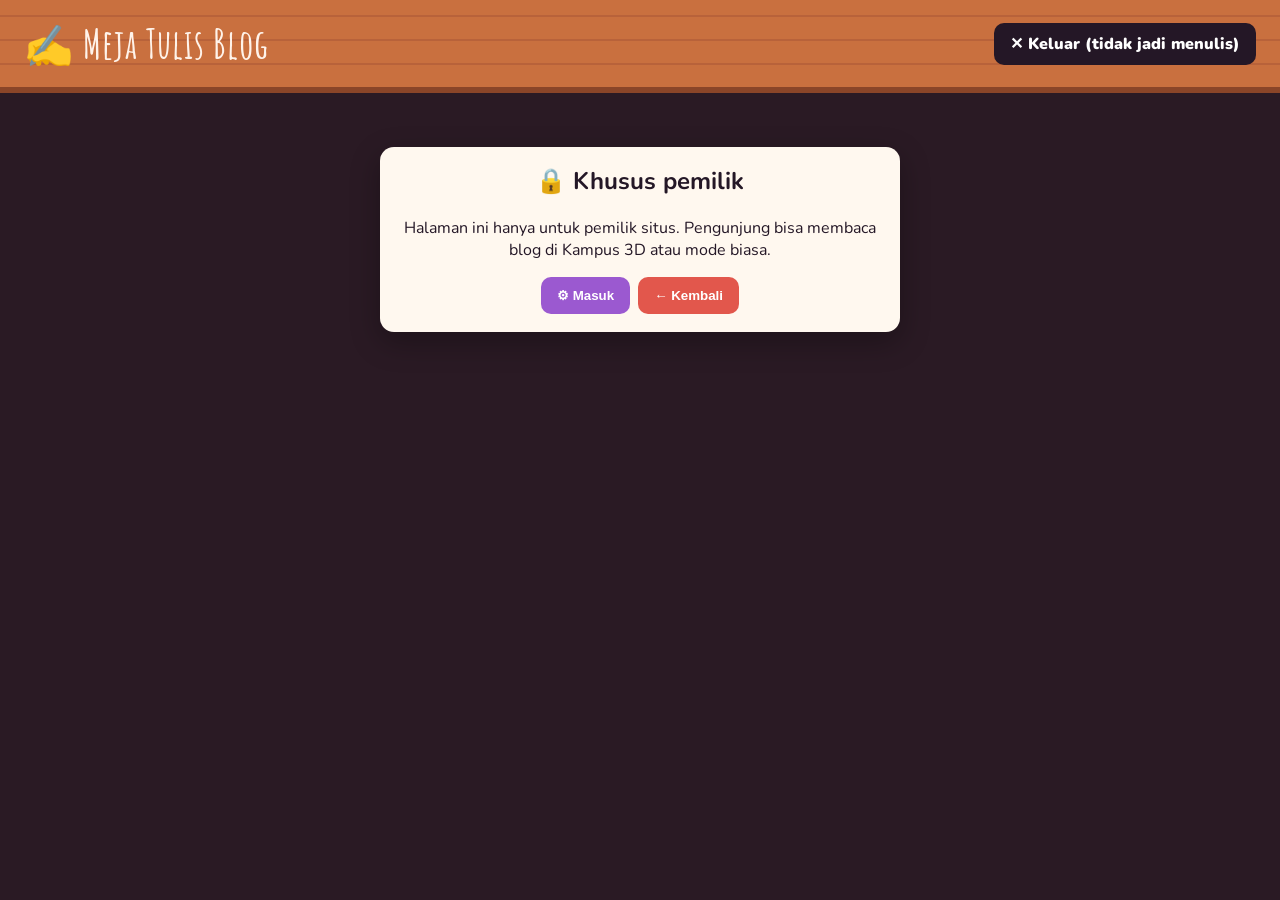
<file: tulis.html>
<!doctype html>
<html lang="id">
<head>
  <meta charset="utf-8">
  <meta name="viewport" content="width=device-width, initial-scale=1">
  <title>Tulis Blog — Kampus Mini</title>
  <link href="https://fonts.googleapis.com/css2?family=Amatic+SC:wght@700&family=Nunito:wght@400;700;900&display=swap" rel="stylesheet">
  <style>
    :root { --ink: #241726; --wood: #c9703f; --card: #fff8ef; }
    * { box-sizing: border-box; }
    body { margin: 0; font-family: Nunito, Arial, sans-serif; background: #2a1a24; color: var(--ink); min-height: 100vh; }
    header { padding: 18px 24px; display: flex; align-items: center; gap: 16px; color: #fff3ea;
      background: repeating-linear-gradient(0deg, #c9703f 0 22px, #b8623a 22px 24px); box-shadow: 0 6px 0 #8a4528; }
    header h1 { margin: 0; font-family: "Amatic SC", cursive; font-size: 40px; letter-spacing: 1px; flex: 1; }
    header a { color: #fff; font-weight: 700; }
    main { display: grid; grid-template-columns: 1fr 1fr; gap: 18px; padding: 18px; max-width: 1400px; margin: 0 auto; }
    .pane { background: var(--card); border-radius: 14px; padding: 18px; box-shadow: 0 10px 30px rgba(0,0,0,.3); }
    label { display: block; font-weight: 900; font-size: 13px; letter-spacing: .5px; margin: 10px 0 4px; color: #7a2232; }
    input, select, textarea { width: 100%; padding: 10px 12px; border: 2px solid #ecd8c6; border-radius: 10px; font: inherit; background: #fff; }
    textarea { min-height: 380px; font-family: ui-monospace, Menlo, monospace; font-size: 14px; line-height: 1.55; resize: vertical; }
    .row { display: grid; grid-template-columns: 1fr 1fr; gap: 12px; }
    .tools { display: flex; flex-wrap: wrap; gap: 6px; margin-top: 10px; }
    .tools button { border: 0; background: #f0dccb; padding: 6px 10px; border-radius: 8px; cursor: pointer; font-weight: 700; }
    .actions { display: flex; flex-wrap: wrap; gap: 8px; margin-top: 14px; }
    .actions button { border: 0; padding: 11px 16px; border-radius: 10px; font-weight: 900; cursor: pointer; color: #fff; }
    .b1 { background: #2ecc71; } .b2 { background: #9b59d0; } .b3 { background: #2f80ed; } .b4 { background: #e2574c; }
    .preview { background: #170d12; color: #f6e9f0; border-radius: 10px; padding: 18px 22px; min-height: 520px; line-height: 1.65;
      border: 6px solid #6d3a24; overflow: auto; }
    .preview h1, .preview h2 { font-family: "Amatic SC", cursive; font-size: 40px; color: #ffd6a8; margin: .2em 0; }
    .preview h3 { color: #ffd6a8; } .preview a { color: #ffb2e0; } .preview img { max-width: 100%; border-radius: 8px; }
    .preview code, .preview pre { background: #2c2030; color: #ffd6f0; border-radius: 6px; } .preview code { padding: 1px 5px; } .preview pre { padding: 12px; overflow: auto; }
    .preview blockquote { border-left: 4px solid #f1b434; margin: 8px 0; padding: 8px 14px; background: rgba(255,255,255,.06); }
    .preview table { border-collapse: collapse; } .preview td, .preview th { border: 1px solid #555; padding: 4px 8px; }
    .drafts { margin-top: 14px; } .drafts div { display: flex; justify-content: space-between; align-items: center; padding: 8px 10px; border: 2px solid #ecd8c6; border-radius: 10px; margin: 6px 0; }
    .drafts button { border: 0; background: #f0dccb; border-radius: 6px; padding: 4px 8px; cursor: pointer; margin-left: 4px; }
    .help { font-size: 13.5px; color: #6c5a63; background: #fbefd9; border-radius: 10px; padding: 10px 14px; margin-top: 14px; line-height: 1.6; }
    .help code { background: #fff; padding: 0 4px; border-radius: 4px; }
    .ok { position: fixed; left: 50%; bottom: 24px; transform: translateX(-50%); background: #241726; color: #fff; padding: 10px 18px; border-radius: 30px; opacity: 0; transition: .3s; }
    .ok.show { opacity: 1; }
    header .exit { border: 0; background: #241726; color: #fff; padding: 10px 16px; border-radius: 10px; font: inherit; font-weight: 900; cursor: pointer; }
    .row2 { display: flex; gap: 8px; } .row2 input { flex: 1; }
    .up { display: inline-flex; align-items: center; gap: 6px; background: #9b59d0; color: #fff; padding: 10px 14px; border-radius: 10px; cursor: pointer;
      font-weight: 900; font-size: 13px; letter-spacing: 0; margin: 0; white-space: nowrap; }
    .up.small { background: #f0dccb; color: #241726; padding: 6px 10px; border-radius: 8px; font-size: 13px; }
    .coverprev { max-width: 220px; border-radius: 10px; margin-top: 8px; display: none; }
    .chk { display: flex; gap: 8px; align-items: center; color: #241726; font-weight: 700; margin-top: 14px; }
    .chk input { width: auto; }
    .lock h2 { margin-top: 0; }
    button:disabled { opacity: .6; cursor: wait; }
    @media (max-width: 900px) { main { grid-template-columns: 1fr; } }
  </style>
</head>
<body>
  <header><h1>✍️ Meja Tulis Blog</h1><button class="exit" id="exit">✕ Keluar (tidak jadi menulis)</button></header>
  <div class="lock" id="lock">
    <div class="pane" style="max-width:520px;margin:60px auto;text-align:center">
      <h2>🔒 Khusus pemilik</h2>
      <p>Halaman ini hanya untuk pemilik situs. Pengunjung bisa membaca blog di Kampus 3D atau mode biasa.</p>
      <div class="actions" style="justify-content:center"><button class="b2" id="login">⚙ Masuk</button><button class="b4" id="back">← Kembali</button></div>
    </div>
  </div>
  <main id="editor" style="display:none">
    <section class="pane">
      <div class="row">
        <div><label>KATEGORI</label>
          <select id="cat"><option value="kode">💻 Kode (Perpustakaan)</option><option value="kuliner">🍜 Kuliner (Kantin)</option><option value="jalan-jalan">🧳 Jalan-jalan (Terminal)</option></select></div>
        <div><label>TANGGAL</label><input id="date" type="date"></div>
      </div>
      <label>JUDUL</label><input id="title" placeholder="Judul tulisan">
      <label>RINGKASAN (1 kalimat)</label><input id="summary" placeholder="Muncul di daftar tulisan">
      <label>GAMBAR SAMPUL (opsional)</label>
      <div class="row2"><input id="cover" placeholder="img/…"><label class="up">📷 Unggah sampul<input type="file" accept="image/*" id="upCover" hidden></label></div>
      <img id="coverPrev" class="coverprev" alt="">
      <label>ISI (format Markdown)</label>
      <div class="tools">
        <button data-w="**" title="Tebal"><b>B</b></button><button data-w="*" title="Miring"><i>I</i></button>
        <button data-l="## ">Judul</button><button data-l="- ">• Daftar</button><button data-l="> ">“ Kutipan</button>
        <button data-b="```\n\n```">&lt;/&gt; Kode</button><button data-b="[teks](https://)">🔗 Tautan</button><label class="up small">🖼 Unggah foto ke isi<input type="file" accept="image/*" id="upBody" hidden></label>
      </div>
      <textarea id="body" placeholder="# Judul&#10;&#10;Mulai menulis di sini…"></textarea>
      <label class="chk"><input type="checkbox" id="draft"> Simpan sebagai draf (belum tampil untuk pengunjung)</label>
      <div class="actions">
        <button class="b1" id="save">🚀 Terbitkan / Simpan</button>
        <button class="b4" id="del" style="display:none">🗑 Hapus tulisan</button>
        <button class="b3" id="new">＋ Tulisan baru</button>
      </div>
      <div class="drafts" id="drafts"></div>
      <div class="help">
        Tulisan & foto disimpan langsung ke GitHub (<code><span id="repo"></span></code>). Situs untuk pengunjung diperbarui ±1 menit setelah disimpan.
        Kategori <b id="catname">kode</b> tampil di gedung <span id="catplace"></span>.
      </div>
    </section>
    <section class="pane"><label>PRATINJAU</label><div class="preview" id="preview"></div></section>
  </main>
  <div class="ok" id="ok"></div>
  <script type="module">
    import { md } from './js/markdown.js';
    import * as admin from './js/admin.js';
    import { CONFIG } from './js/content.js';
    admin.injectOwnerCSS(); admin.applyOwnerClass();
    const $ = (s) => document.getElementById(s);
    const PLACE = { kode: 'Perpustakaan', kuliner: 'Kantin', 'jalan-jalan': 'Terminal Bus' };
    const params = new URLSearchParams(location.search);
    let editing = null;   // file lama yang sedang diedit
    let dirty = false;
    const slug = (s) => s.toLowerCase().normalize('NFD').replace(/[\u0300-\u036f]/g, '').replace(/[^a-z0-9]+/g, '-').replace(/^-|-$/g, '') || 'tulisan';
    const toast = (m, ms = 2600) => { $('ok').textContent = m; $('ok').classList.add('show'); clearTimeout(toast.t); toast.t = setTimeout(() => $('ok').classList.remove('show'), ms); };
    const render = () => {
      $('preview').innerHTML = md($('body').value || '*Pratinjau muncul di sini.*');
      $('catname').textContent = $('cat').value; $('catplace').textContent = PLACE[$('cat').value];
      const c = $('cover').value.trim(); $('coverPrev').src = c; $('coverPrev').style.display = c ? 'block' : 'none';
    };
    const leave = () => {
      if (dirty && !confirm('Tulisan belum disimpan. Tetap keluar?')) return;
      dirty = false;
      if (history.length > 1) history.back(); else location.href = 'index.html';
    };
    $('exit').onclick = leave; $('back').onclick = () => (location.href = 'index.html');
    $('login').onclick = () => admin.loginDialog((ok) => ok && location.reload());
    addEventListener('beforeunload', (e) => { if (dirty) { e.preventDefault(); e.returnValue = ''; } });

    async function listPosts() {
      const list = await admin.loadPosts();
      $('drafts').innerHTML = '<label>SEMUA TULISAN</label>' + list.map((x) =>
        `<div><span><b>${x.title.id}</b> · ${x.cat} · ${x.date}${x.draft ? ' · <i>draf</i>' : ''}</span><span><button data-open="${x.file}">✎ Edit</button><button data-del="${x.file}">🗑 Hapus</button></span></div>`).join('');
      $('drafts').querySelectorAll('[data-open]').forEach((b) => (b.onclick = () => openPost(b.dataset.open)));
      $('drafts').querySelectorAll('[data-del]').forEach((b) => (b.onclick = () => del(b.dataset.del)));
    }
    async function openPost(file) {
      const list = await admin.loadPosts();
      const x = list.find((y) => y.file === file);
      if (!x) { toast('Tulisan tidak ditemukan'); return; }
      editing = x.file;
      $('cat').value = x.cat; $('date').value = x.date; $('title').value = x.title.id; $('summary').value = (x.summary && x.summary.id) || '';
      $('cover').value = x.cover || ''; $('draft').checked = !!x.draft;
      $('body').value = (await admin.readText('posts/' + x.file)) || '';
      $('del').style.display = ''; dirty = false; render();
      scrollTo({ top: 0, behavior: 'smooth' });
    }
    async function del(file) {
      if (!confirm('Hapus tulisan ini dari situs?')) return;
      try { await admin.removePost(file); toast('Tulisan dihapus ✓'); if (editing === file) fresh(); listPosts(); }
      catch (e) { toast(e.message, 5000); }
    }
    function fresh() {
      editing = null; ['title', 'summary', 'cover', 'body'].forEach((id) => ($(id).value = ''));
      $('draft').checked = false; $('del').style.display = 'none'; $('date').value = new Date().toISOString().slice(0, 10); dirty = false; render();
    }
    $('new').onclick = () => { if (!dirty || confirm('Buang perubahan yang belum disimpan?')) fresh(); };
    $('del').onclick = () => editing && del(editing);
    $('save').onclick = async () => {
      const title = $('title').value.trim();
      if (!title) { toast('Isi judul dulu'); return; }
      const cat = $('cat').value;
      const file = editing && editing.startsWith(cat + '/') ? editing : `${cat}/${slug(title)}.md`;
      const entry = { cat, date: $('date').value, file, title: { id: title, en: title }, summary: { id: $('summary').value, en: $('summary').value } };
      if ($('cover').value.trim()) entry.cover = $('cover').value.trim();
      if ($('draft').checked) entry.draft = true;
      $('save').disabled = true; $('save').textContent = 'Menyimpan…';
      try {
        await admin.savePost(entry, $('body').value, editing);
        editing = file; dirty = false; $('del').style.display = '';
        toast($('draft').checked ? 'Draf tersimpan ✓ (hanya terlihat oleh pemilik)' : 'Terbit ✓ — tampil untuk pengunjung ±1 menit lagi', 4000);
        listPosts();
      } catch (e) { toast(e.message, 5000); }
      $('save').disabled = false; $('save').textContent = '🚀 Terbitkan / Simpan';
    };
    async function upload(file, cb) {
      if (!file) return;
      toast('Mengunggah foto…', 8000);
      try { const r = await admin.uploadImage(file, 'img/blog'); cb(r); toast('Foto terunggah ✓'); }
      catch (e) { toast(e.message, 5000); }
    }
    // pratinjau memakai salinan lokal foto (karena file baru di GitHub belum tersedia di situs selama ±1 menit)
    const localImgs = {};
    const renderWithLocal = () => { render(); $('preview').querySelectorAll('img').forEach((im) => { const k = im.getAttribute('src'); if (localImgs[k]) im.src = localImgs[k]; });
      const c = $('cover').value.trim(); if (localImgs[c]) $('coverPrev').src = localImgs[c]; };
    $('upCover').onchange = (e) => upload(e.target.files[0], (r) => { localImgs[r.path] = r.dataURL; $('cover').value = r.path; dirty = true; renderWithLocal(); e.target.value = ''; });
    $('upBody').onchange = (e) => upload(e.target.files[0], (r) => {
      localImgs[r.path] = r.dataURL;
      const ta = $('body'); ta.setRangeText(`\n![foto](${r.path})\n`, ta.selectionStart, ta.selectionEnd, 'end'); dirty = true; renderWithLocal(); e.target.value = '';
    });
    ['body', 'cat', 'title', 'summary', 'cover', 'date', 'draft'].forEach((id) => $(id).addEventListener('input', () => { dirty = true; renderWithLocal(); }));
    document.querySelectorAll('.tools button').forEach((b) => b.onclick = () => {
      const ta = $('body'), s = ta.selectionStart, e = ta.selectionEnd, sel = ta.value.slice(s, e);
      let ins;
      if (b.dataset.w) ins = b.dataset.w + (sel || 'teks') + b.dataset.w;
      else if (b.dataset.l) ins = b.dataset.l + (sel || '');
      else ins = b.dataset.b.replace('\\n\\n', '\n' + sel + '\n');
      ta.setRangeText(ins, s, e, 'end'); ta.focus(); dirty = true; renderWithLocal();
    });

    $('repo').textContent = `${CONFIG.owner}/${CONFIG.repo}`;
    if (admin.isOwner()) {
      $('lock').style.display = 'none'; $('editor').style.display = '';
      fresh();
      if (params.get('cat')) $('cat').value = params.get('cat');
      if (params.get('edit')) openPost(params.get('edit'));
      render(); listPosts();
    }
  </script>
</body>
</html>
</file>
